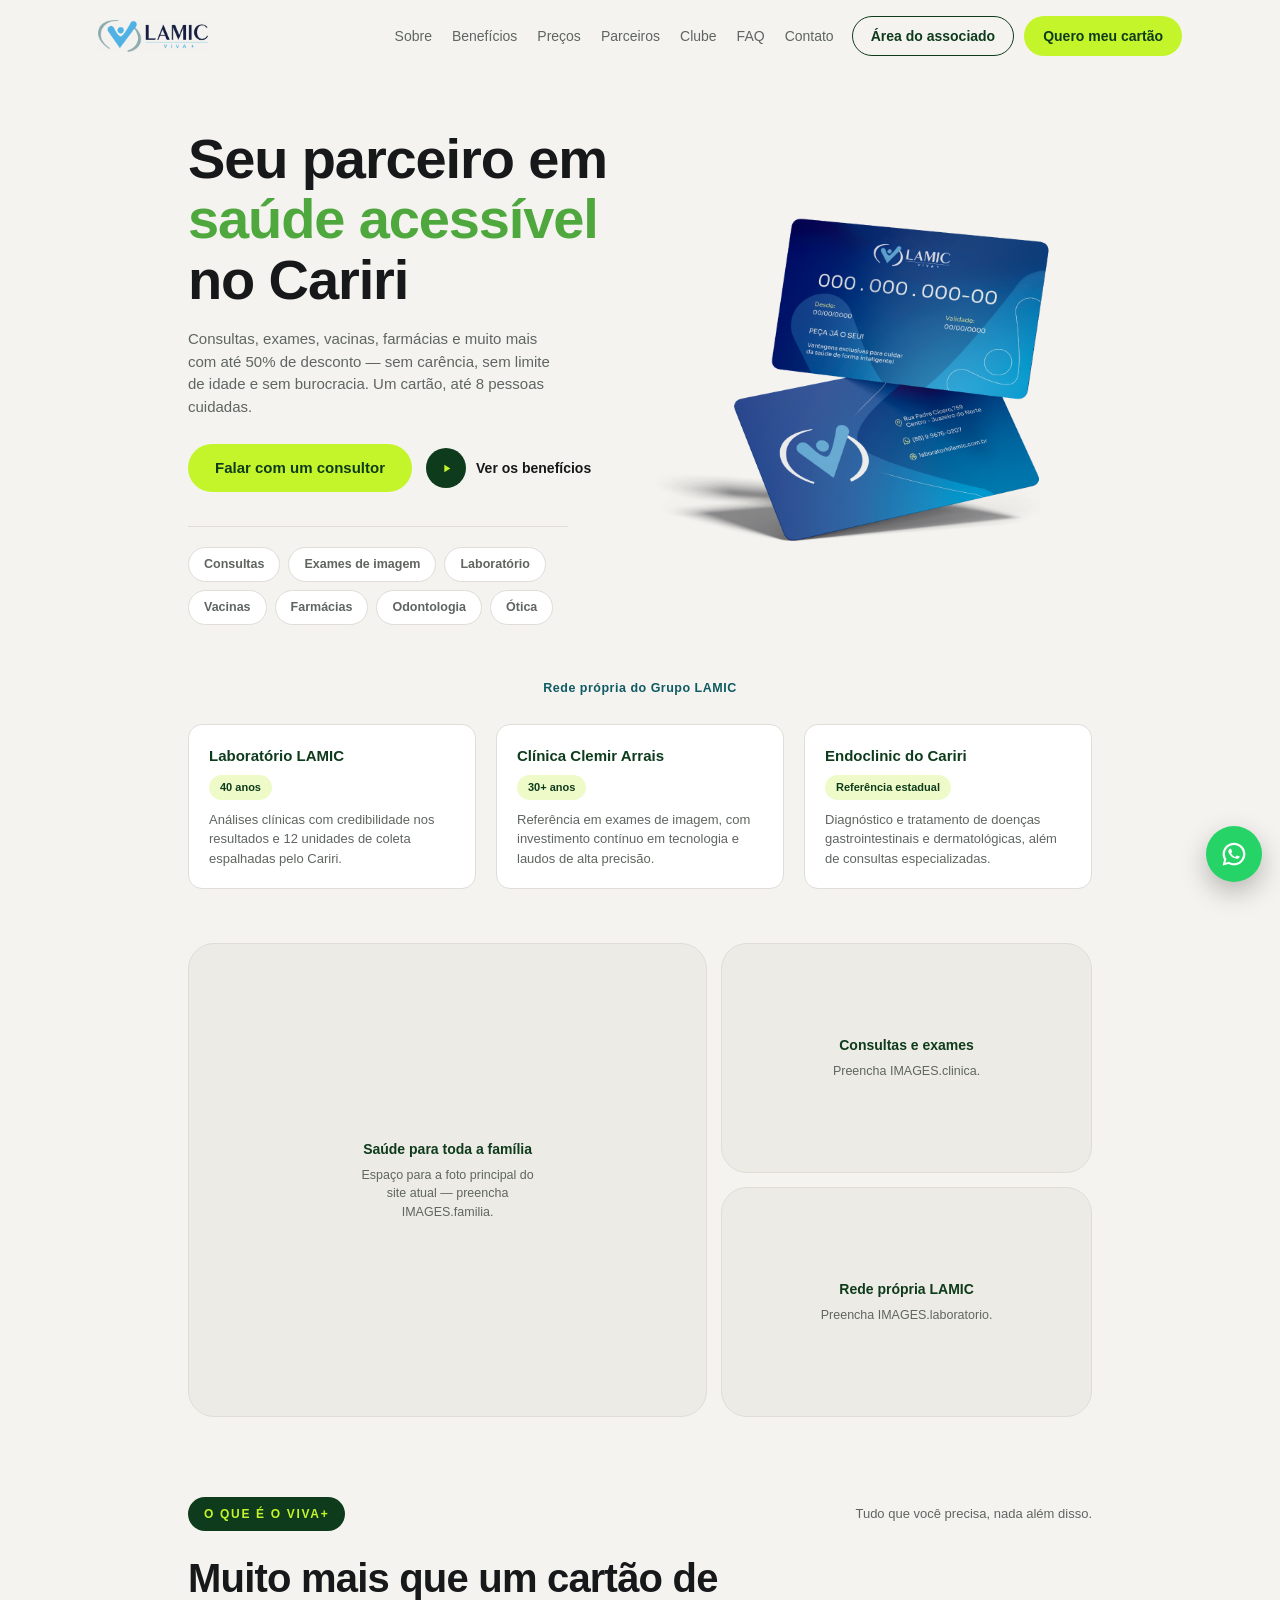
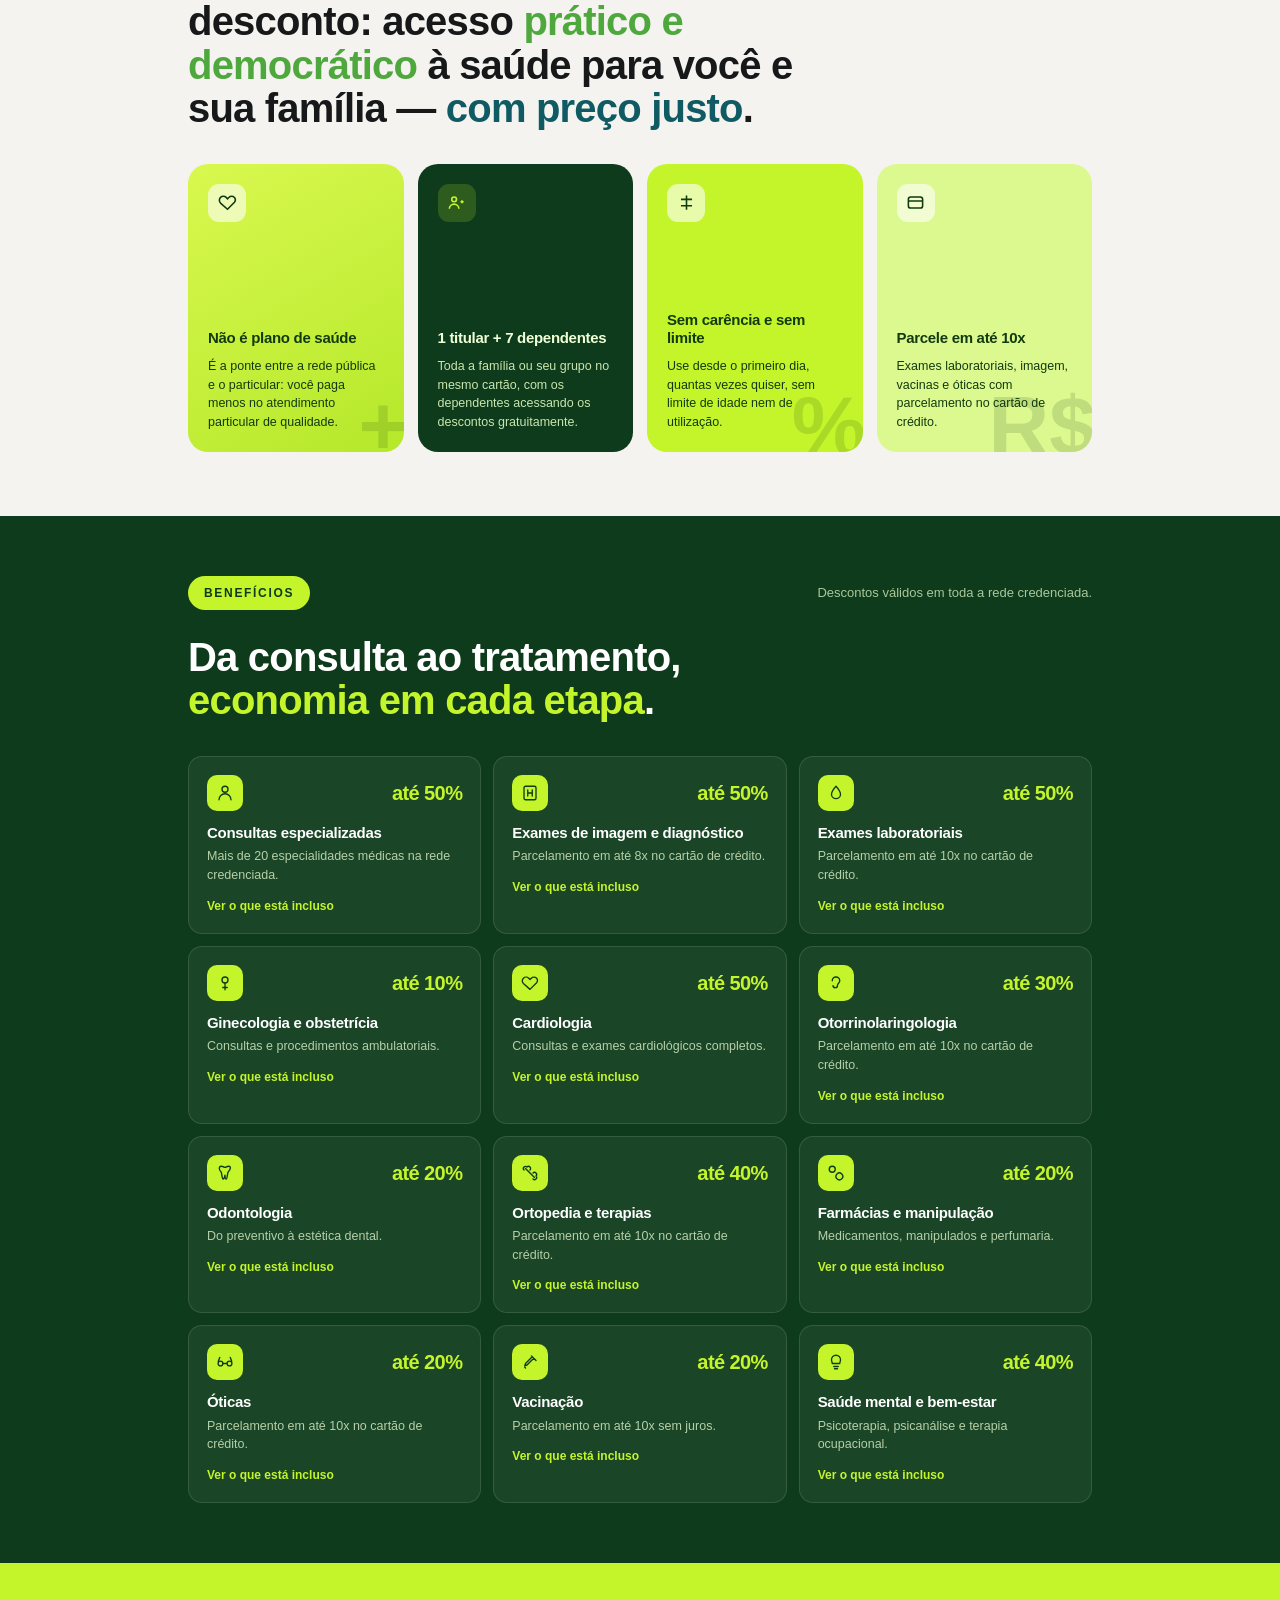
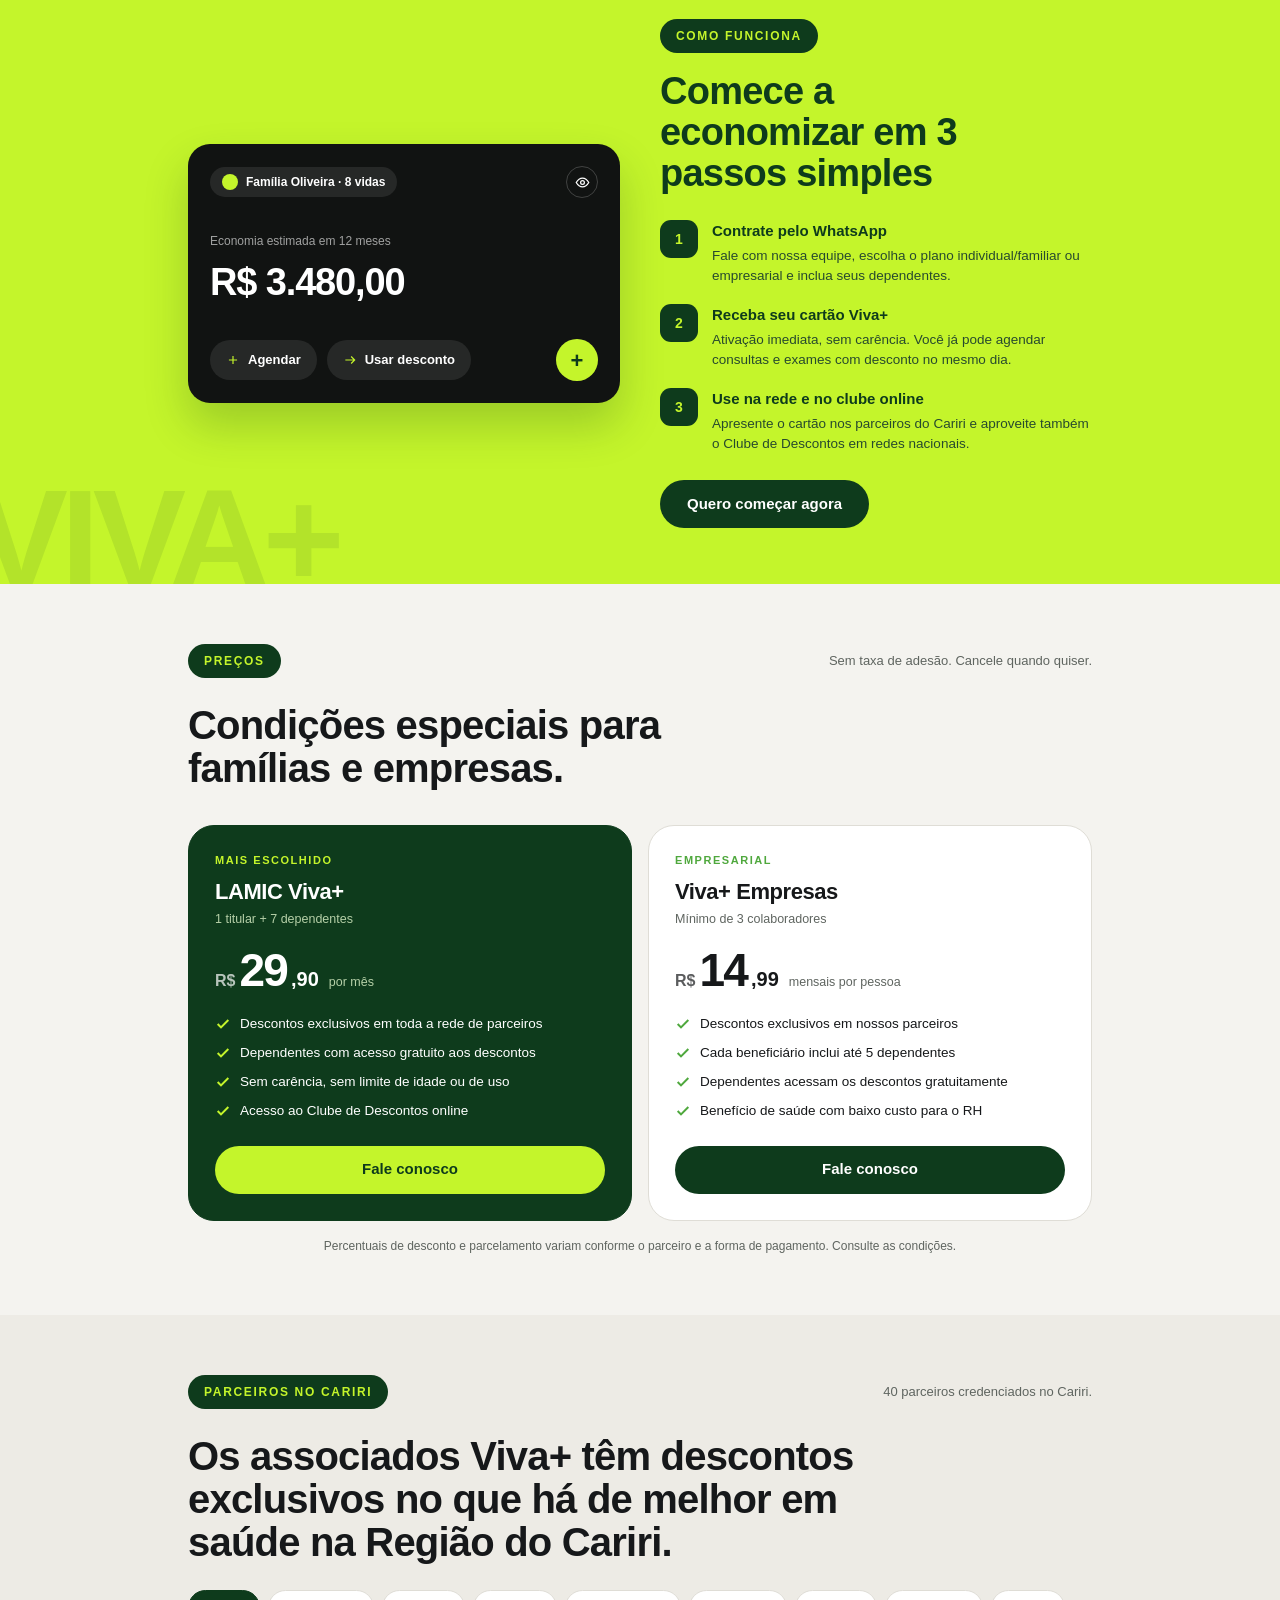
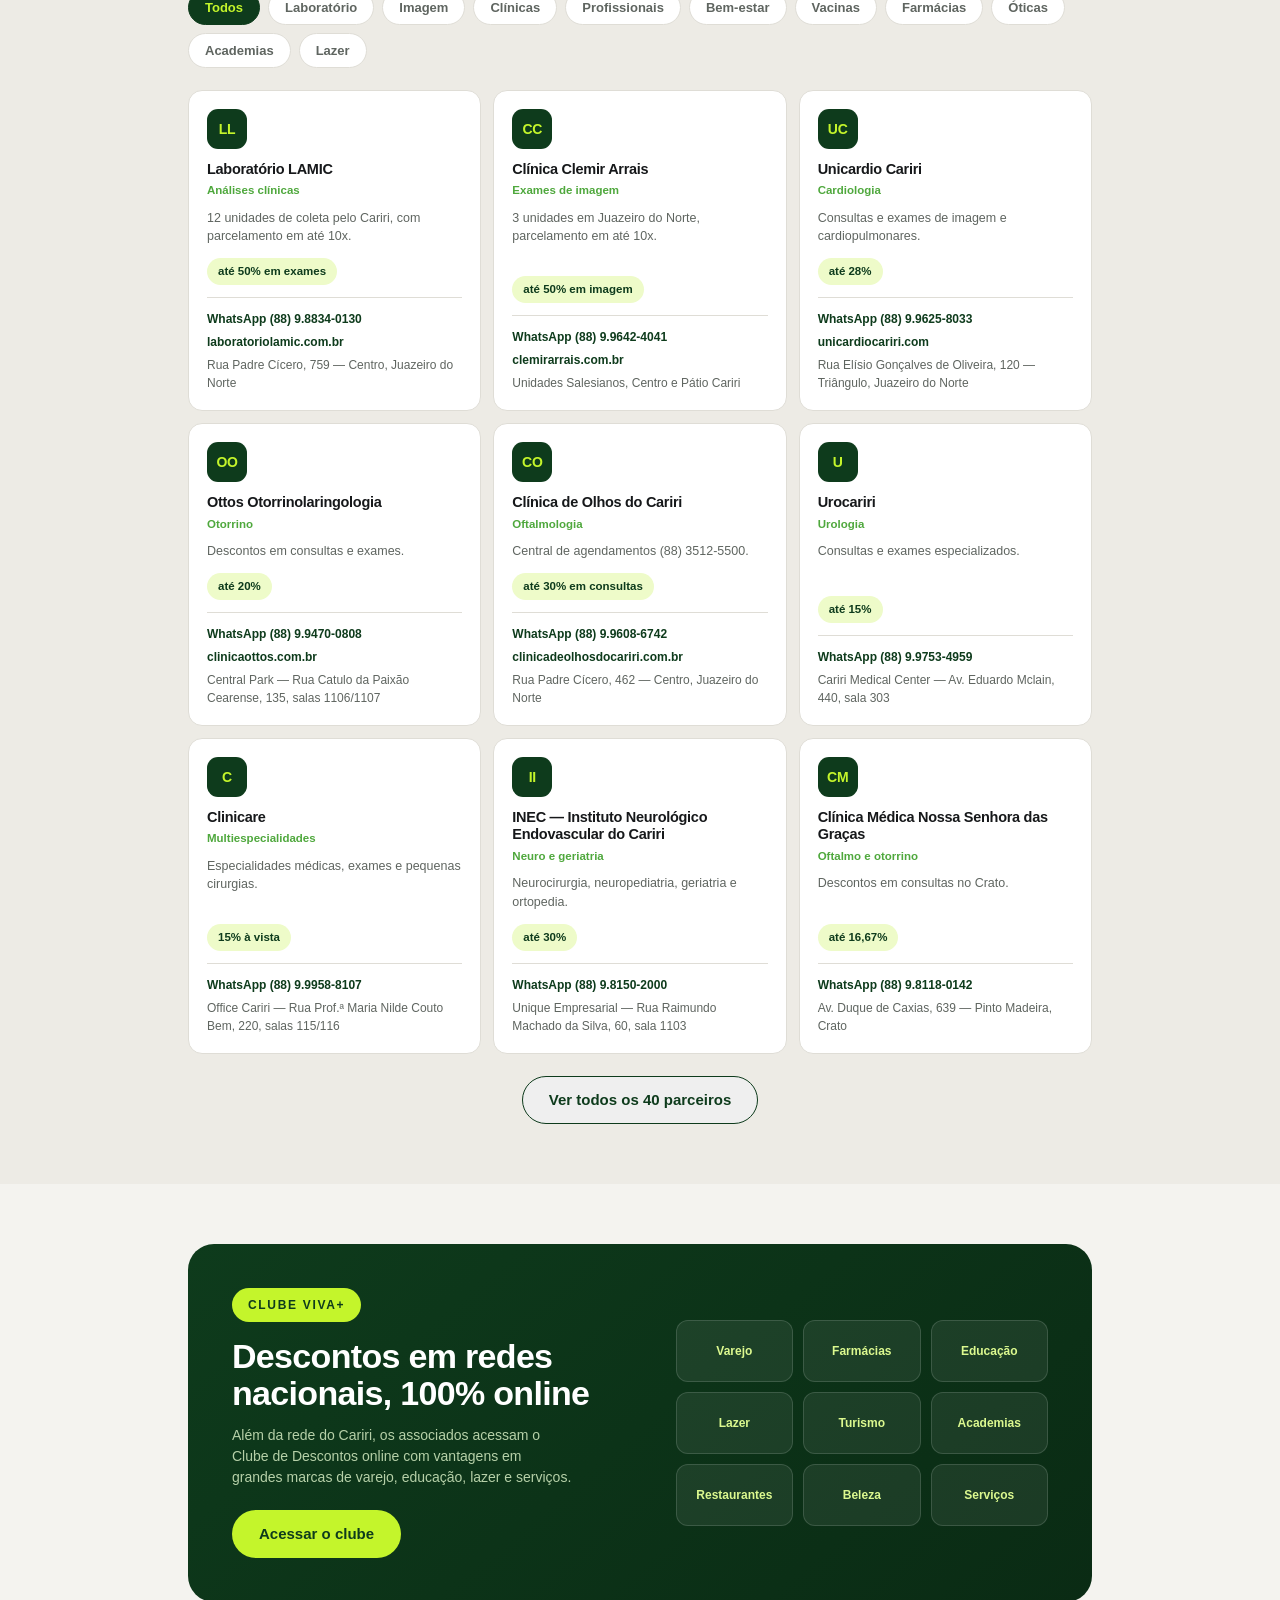
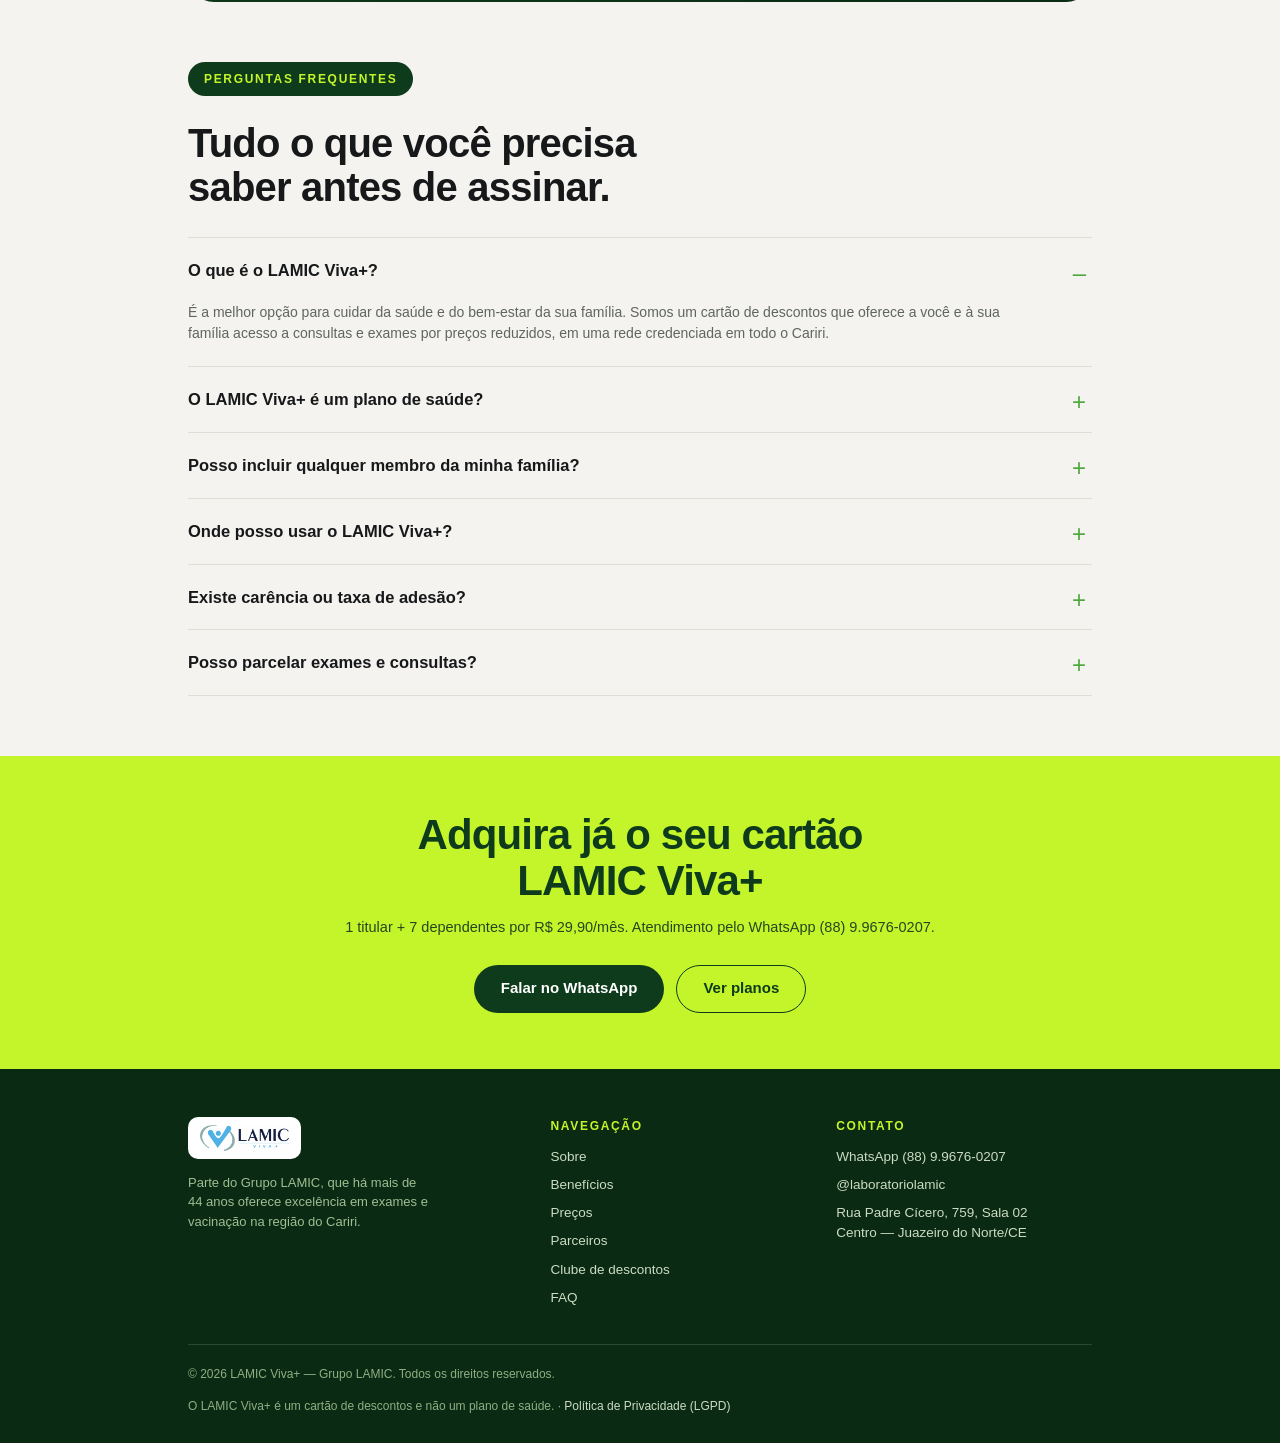
<file: index.html>
<!DOCTYPE html>
<html lang="pt-BR">
<head>
<meta charset="utf-8">
<meta name="viewport" content="width=device-width, initial-scale=1">
<title>LAMIC Viva+ — Seu parceiro em saúde acessível no Cariri</title>
<meta name="description" content="O LAMIC Viva+ é um cartão de descontos em saúde: consultas, exames, vacinas, farmácias e mais, com até 50% de desconto. R$ 29,90/mês para 1 titular + 7 dependentes.">
<meta name="keywords" content="cartão de desconto em saúde, LAMIC Viva+, Cariri, Juazeiro do Norte, plano de desconto, exames com desconto, consultas com desconto">
<meta name="author" content="Grupo LAMIC">
<meta name="theme-color" content="#0E3B1C">
<link rel="canonical" href="https://SEU-DOMINIO.vercel.app/">

<!-- Favicons / PWA -->
<link rel="icon" href="/img/favicon.svg" type="image/svg+xml">
<link rel="mask-icon" href="/img/favicon.svg" color="#0E3B1C">
<link rel="manifest" href="/site.webmanifest">

<!-- Open Graph / Facebook / WhatsApp -->
<meta property="og:type" content="website">
<meta property="og:locale" content="pt_BR">
<meta property="og:site_name" content="LAMIC Viva+">
<meta property="og:title" content="LAMIC Viva+ — Seu parceiro em saúde acessível no Cariri">
<meta property="og:description" content="Consultas, exames, vacinas, farmácias e mais com até 50% de desconto. R$ 29,90/mês para 1 titular + 7 dependentes.">
<meta property="og:url" content="https://SEU-DOMINIO.vercel.app/">
<meta property="og:image" content="https://SEU-DOMINIO.vercel.app/img/og-image.svg">
<meta property="og:image:width" content="1200">
<meta property="og:image:height" content="630">

<!-- Twitter Card -->
<meta name="twitter:card" content="summary_large_image">
<meta name="twitter:title" content="LAMIC Viva+ — Seu parceiro em saúde acessível no Cariri">
<meta name="twitter:description" content="Consultas, exames, vacinas, farmácias e mais com até 50% de desconto. R$ 29,90/mês para 1 titular + 7 dependentes.">
<meta name="twitter:image" content="https://SEU-DOMINIO.vercel.app/img/og-image.svg">

<link rel="stylesheet" href="/css/style.css">

<!-- Dados estruturados (SEO local/produto) -->
<script type="application/ld+json">
{
  "@context": "https://schema.org",
  "@type": "Product",
  "name": "LAMIC Viva+",
  "description": "Cartão de descontos em saúde com até 50% de desconto em consultas, exames, vacinas e farmácias no Cariri.",
  "brand": { "@type": "Organization", "name": "Grupo LAMIC" },
  "offers": {
    "@type": "Offer",
    "price": "29.90",
    "priceCurrency": "BRL",
    "url": "https://SEU-DOMINIO.vercel.app/#precos"
  }
}
</script>
<script type="application/ld+json">
{
  "@context": "https://schema.org",
  "@type": "LocalBusiness",
  "name": "LAMIC Viva+",
  "image": "https://SEU-DOMINIO.vercel.app/img/og-image.svg",
  "telephone": "+5588996760207",
  "address": {
    "@type": "PostalAddress",
    "streetAddress": "Rua Padre Cícero, 759, Sala 02",
    "addressLocality": "Juazeiro do Norte",
    "addressRegion": "CE",
    "addressCountry": "BR"
  },
  "url": "https://SEU-DOMINIO.vercel.app/"
}
</script>
</head>
<body>
<div class="shell">

<header id="hdr">
  <nav class="nav">
    <a class="brand" href="#top"><img class="brand-logo" src="/img/logo-lamic.png" alt="LAMIC Viva+"></a>
    <div class="nav-links">
      <a href="#sobre">Sobre</a>
      <a href="#beneficios">Benefícios</a>
      <a href="#precos">Preços</a>
      <a href="#parceiros">Parceiros</a>
      <a href="#clube">Clube</a>
      <a href="#faq">FAQ</a>
      <a href="#contato">Contato</a>
    </div>
    <div class="nav-cta">
      <a class="btn btn-ghost btn-sm" href="https://www.clube.lamicvivamais.com.br/" target="_blank" rel="noopener">Área do associado</a>
      <a class="btn btn-primary btn-sm" href="https://api.whatsapp.com/send?phone=5588996760207" target="_blank" rel="noopener">Quero meu cartão</a>
    </div>
    <button class="burger" id="burger" aria-label="Abrir menu" aria-expanded="false"><span></span></button>
  </nav>
  <div class="mobile-menu" id="mobileMenu">
    <a href="#sobre">Sobre</a><a href="#beneficios">Benefícios</a><a href="#precos">Preços</a>
    <a href="#parceiros">Parceiros</a><a href="#clube">Clube de descontos</a><a href="#faq">FAQ</a><a href="#contato">Contato</a>
    <a class="btn btn-primary" style="margin-top:14px" href="https://api.whatsapp.com/send?phone=5588996760207">Quero meu cartão</a>
  </div>
</header>

<main id="top">

  <!-- HERO -->
  <div class="wrap">
    <section class="hero">
      <div class="copy">
        <h1>Seu parceiro em <span class="hl">saúde acessível</span> no Cariri</h1>
        <p class="sub">Consultas, exames, vacinas, farmácias e muito mais com até 50% de desconto — sem carência, sem limite de idade e sem burocracia. Um cartão, até 8 pessoas cuidadas.</p>
        <div class="hero-actions">
          <a class="btn btn-primary" href="https://api.whatsapp.com/send?phone=5588996760207" target="_blank" rel="noopener">Falar com um consultor</a>
          <a class="play" href="#beneficios">
            <i><svg viewBox="0 0 24 24" fill="#C4F52B"><path d="M8 5v14l11-7z"/></svg></i>
            Ver os benefícios
          </a>
        </div>
        <div class="pill-rule">
          <span class="pill">Consultas</span><span class="pill">Exames de imagem</span><span class="pill">Laboratório</span>
          <span class="pill">Vacinas</span><span class="pill">Farmácias</span><span class="pill">Odontologia</span><span class="pill">Ótica</span>
        </div>
      </div>

      <div class="art" aria-hidden="true">
        <div class="ring"></div><div class="glow"></div>

        <div class="card card-green">
          <div class="row">
            <span class="card-brand">LAMIC VIVA+</span>
            <svg viewBox="0 0 24 24" width="20" height="20" fill="none" stroke="#123A0F" stroke-width="2"><path d="M4 8a12 12 0 0 1 16 0"/><path d="M7 12a8 8 0 0 1 10 0"/><path d="M10 16a4 4 0 0 1 4 0"/></svg>
          </div>
          <div class="num">•••• •••• •••• 2949</div>
          <div class="row" style="margin-top:14px;align-items:flex-end">
            <div><span class="lbl">Titular</span><br><span class="val">MARIA S. OLIVEIRA</span></div>
            <div style="text-align:right"><span class="lbl">Válido até</span><br><span class="val">03/29</span></div>
          </div>
        </div>

        <div class="card card-teal">
          <div class="row"><span class="chip"></span><span class="card-brand" style="color:#DCF98F">DEPENDENTE</span></div>
          <div class="num">•••• •••• •••• 3181</div>
          <div class="row" style="margin-top:12px;align-items:flex-end">
            <div><span class="lbl">Dependente</span><br><span class="val">JOÃO P. OLIVEIRA</span></div>
            <div style="text-align:right"><span class="lbl">Grátis</span><br><span class="val">R$ 0,00</span></div>
          </div>
        </div>

        <div class="stats">
          <h5>Economia da família</h5>
          <div class="bars"><i style="height:38%"></i><i style="height:56%"></i><i style="height:44%"></i><i style="height:72%"></i><i style="height:60%"></i><i style="height:88%"></i><i style="height:100%"></i></div>
          <div class="legend"><span>Exames<b>-50%</b></span><span>Consultas<b>-30%</b></span></div>
        </div>

        <div class="tag-float">
          <svg viewBox="0 0 24 24" width="14" height="14" fill="none" stroke="#0E3B1C" stroke-width="2"><path d="M20 12a8 8 0 1 1-8-8"/><path d="M12 8v4l3 2"/></svg>
          Sem carência
        </div>
        <div class="badge-float">44<br>anos</div>
      </div>
    </section>

    <!-- GRUPO LAMIC -->
    <section class="partners-strip" id="sobre">
      <p class="cap">Rede própria do Grupo LAMIC</p>
      <div class="logo-row">
        <div class="logo-card">
          <div class="name">Laboratório LAMIC</div>
          <span class="yrs">40 anos</span>
          <p>Análises clínicas com credibilidade nos resultados e 12 unidades de coleta espalhadas pelo Cariri.</p>
        </div>
        <div class="logo-card">
          <div class="name">Clínica Clemir Arrais</div>
          <span class="yrs">30+ anos</span>
          <p>Referência em exames de imagem, com investimento contínuo em tecnologia e laudos de alta precisão.</p>
        </div>
        <div class="logo-card">
          <div class="name">Endoclinic do Cariri</div>
          <span class="yrs">Referência estadual</span>
          <p>Diagnóstico e tratamento de doenças gastrointestinais e dermatológicas, além de consultas especializadas.</p>
        </div>
      </div>
    </section>

    <!-- PHOTO BAND -->
    <section class="photo-band">
      <div class="ph" id="phMain"></div>
      <div class="ph-stack">
        <div class="ph" id="phA"></div>
        <div class="ph" id="phB"></div>
      </div>
    </section>

    <!-- FEATURES -->
    <section class="features">
      <div class="sec-head">
        <span class="eyebrow">O que é o Viva+</span>
        <span class="note">Tudo que você precisa, nada além disso.</span>
      </div>
      <h2 class="display wide">Muito mais que um cartão de desconto: acesso <span class="hl">prático e democrático</span> à saúde para você e sua família — <span class="hl-teal">com preço justo</span>.</h2>
      <div class="feat-grid">
        <div class="feat feat-a">
          <div class="ico"><svg viewBox="0 0 24 24" fill="none" stroke="#123A0F" stroke-width="2"><path d="M20.8 5.6a5 5 0 0 0-7.1 0L12 7.3l-1.7-1.7a5 5 0 1 0-7.1 7.1L12 20.5l8.8-8.8a5 5 0 0 0 0-6.1z"/></svg></div>
          <div><h4>Não é plano de saúde</h4><p>É a ponte entre a rede pública e o particular: você paga menos no atendimento particular de qualidade.</p></div>
          <span class="ghost">+</span>
        </div>
        <div class="feat feat-b">
          <div class="ico"><svg viewBox="0 0 24 24" fill="none" stroke="#C4F52B" stroke-width="2"><circle cx="9" cy="8" r="3"/><path d="M3 20a6 6 0 0 1 12 0"/><path d="M17 11h4M19 9v4"/></svg></div>
          <div><h4>1 titular + 7 dependentes</h4><p>Toda a família ou seu grupo no mesmo cartão, com os dependentes acessando os descontos gratuitamente.</p></div>
        </div>
        <div class="feat feat-c">
          <div class="ico"><svg viewBox="0 0 24 24" fill="none" stroke="#123A0F" stroke-width="2"><path d="M12 3v18M5 8h14M5 16h14"/></svg></div>
          <div><h4>Sem carência e sem limite</h4><p>Use desde o primeiro dia, quantas vezes quiser, sem limite de idade nem de utilização.</p></div>
          <span class="ghost">%</span>
        </div>
        <div class="feat feat-d">
          <div class="ico"><svg viewBox="0 0 24 24" fill="none" stroke="#123A0F" stroke-width="2"><rect x="3" y="5" width="18" height="14" rx="3"/><path d="M3 10h18"/></svg></div>
          <div><h4>Parcele em até 10x</h4><p>Exames laboratoriais, imagem, vacinas e óticas com parcelamento no cartão de crédito.</p></div>
          <span class="ghost">R$</span>
        </div>
      </div>
    </section>
  </div>

  <!-- BENEFITS -->
  <section class="benefits" id="beneficios">
    <div class="wrap">
      <div class="sec-head">
        <span class="eyebrow light">Benefícios</span>
        <span class="note">Descontos válidos em toda a rede credenciada.</span>
      </div>
      <h2 class="display">Da consulta ao tratamento, <span style="color:var(--lime)">economia em cada etapa</span>.</h2>
      <div class="ben-grid" id="benGrid"></div>
    </div>
  </section>

  <!-- STEPS -->
  <section class="steps">
    <span class="ghost-word">VIVA+</span>
    <div class="wrap steps-inner">
      <div class="balance">
        <div class="head">
          <span class="who"><i></i> Família Oliveira · 8 vidas</span>
          <span class="eye"><svg viewBox="0 0 24 24" fill="none" stroke="#fff" stroke-width="2"><path d="M2 12s4-7 10-7 10 7 10 7-4 7-10 7S2 12 2 12z"/><circle cx="12" cy="12" r="3"/></svg></span>
        </div>
        <p class="cap">Economia estimada em 12 meses</p>
        <div class="big">R$ 3.480,00</div>
        <div class="acts">
          <span class="act"><svg viewBox="0 0 24 24" width="14" height="14" fill="none" stroke="#C4F52B" stroke-width="2"><path d="M12 5v14M5 12h14"/></svg> Agendar</span>
          <span class="act"><svg viewBox="0 0 24 24" width="14" height="14" fill="none" stroke="#C4F52B" stroke-width="2"><path d="M4 12h16M14 6l6 6-6 6"/></svg> Usar desconto</span>
          <span class="plus">+</span>
        </div>
      </div>
      <div>
        <span class="eyebrow">Como funciona</span>
        <h2 style="margin-top:18px">Comece a economizar em 3 passos simples</h2>
        <div class="step-list">
          <div class="step"><span class="n">1</span><div><b>Contrate pelo WhatsApp</b><p>Fale com nossa equipe, escolha o plano individual/familiar ou empresarial e inclua seus dependentes.</p></div></div>
          <div class="step"><span class="n">2</span><div><b>Receba seu cartão Viva+</b><p>Ativação imediata, sem carência. Você já pode agendar consultas e exames com desconto no mesmo dia.</p></div></div>
          <div class="step"><span class="n">3</span><div><b>Use na rede e no clube online</b><p>Apresente o cartão nos parceiros do Cariri e aproveite também o Clube de Descontos em redes nacionais.</p></div></div>
        </div>
        <a class="btn btn-dark" style="margin-top:26px" href="https://api.whatsapp.com/send?phone=5588996760207" target="_blank" rel="noopener">Quero começar agora</a>
      </div>
    </div>
  </section>

  <!-- PRICING -->
  <div class="wrap">
    <section class="pricing" id="precos">
      <div class="sec-head">
        <span class="eyebrow">Preços</span>
        <span class="note">Sem taxa de adesão. Cancele quando quiser.</span>
      </div>
      <h2 class="display">Condições especiais para famílias e empresas.</h2>
      <div class="price-grid">
        <div class="plan feature">
          <span class="tag">Mais escolhido</span>
          <h3>LAMIC Viva+</h3>
          <p class="who">1 titular + 7 dependentes</p>
          <div class="amount"><span class="cur">R$</span><span class="int">29</span><span class="cents">,90</span><span class="per">por mês</span></div>
          <ul>
            <li><svg viewBox="0 0 24 24" fill="none" stroke="#C4F52B" stroke-width="3"><path d="M4 12l5 5L20 6"/></svg> Descontos exclusivos em toda a rede de parceiros</li>
            <li><svg viewBox="0 0 24 24" fill="none" stroke="#C4F52B" stroke-width="3"><path d="M4 12l5 5L20 6"/></svg> Dependentes com acesso gratuito aos descontos</li>
            <li><svg viewBox="0 0 24 24" fill="none" stroke="#C4F52B" stroke-width="3"><path d="M4 12l5 5L20 6"/></svg> Sem carência, sem limite de idade ou de uso</li>
            <li><svg viewBox="0 0 24 24" fill="none" stroke="#C4F52B" stroke-width="3"><path d="M4 12l5 5L20 6"/></svg> Acesso ao Clube de Descontos online</li>
          </ul>
          <a class="btn btn-primary cta" href="https://api.whatsapp.com/send?phone=5588996760207" target="_blank" rel="noopener">Fale conosco</a>
        </div>
        <div class="plan">
          <span class="tag">Empresarial</span>
          <h3>Viva+ Empresas</h3>
          <p class="who">Mínimo de 3 colaboradores</p>
          <div class="amount"><span class="cur">R$</span><span class="int">14</span><span class="cents">,99</span><span class="per">mensais por pessoa</span></div>
          <ul>
            <li><svg viewBox="0 0 24 24" fill="none" stroke="#4FA83D" stroke-width="3"><path d="M4 12l5 5L20 6"/></svg> Descontos exclusivos em nossos parceiros</li>
            <li><svg viewBox="0 0 24 24" fill="none" stroke="#4FA83D" stroke-width="3"><path d="M4 12l5 5L20 6"/></svg> Cada beneficiário inclui até 5 dependentes</li>
            <li><svg viewBox="0 0 24 24" fill="none" stroke="#4FA83D" stroke-width="3"><path d="M4 12l5 5L20 6"/></svg> Dependentes acessam os descontos gratuitamente</li>
            <li><svg viewBox="0 0 24 24" fill="none" stroke="#4FA83D" stroke-width="3"><path d="M4 12l5 5L20 6"/></svg> Benefício de saúde com baixo custo para o RH</li>
          </ul>
          <a class="btn btn-dark cta" href="https://api.whatsapp.com/send?phone=5588996760207" target="_blank" rel="noopener">Fale conosco</a>
        </div>
      </div>
      <p class="price-note">Percentuais de desconto e parcelamento variam conforme o parceiro e a forma de pagamento. Consulte as condições.</p>
    </section>
  </div>

  <!-- NETWORK -->
  <section class="network" id="parceiros">
    <div class="wrap">
      <div class="sec-head">
        <span class="eyebrow">Parceiros no Cariri</span>
        <span class="note" id="netCount"></span>
      </div>
      <h2 class="display wide">Os associados Viva+ têm descontos exclusivos no que há de melhor em saúde na Região do Cariri.</h2>
      <div class="filters" id="filters"></div>
      <div class="net-grid" id="netGrid"></div>
      <div class="more-wrap"><button class="btn btn-ghost" id="moreBtn">Ver todos os parceiros</button></div>
    </div>
  </section>

  <!-- CLUB -->
  <div class="wrap">
    <section class="club" id="clube">
      <div class="club-card">
        <div>
          <span class="eyebrow light">Clube Viva+</span>
          <h2 style="margin-top:16px">Descontos em redes nacionais, 100% online</h2>
          <p>Além da rede do Cariri, os associados acessam o Clube de Descontos online com vantagens em grandes marcas de varejo, educação, lazer e serviços.</p>
          <a class="btn btn-primary" style="margin-top:22px" href="https://www.clube.lamicvivamais.com.br/" target="_blank" rel="noopener">Acessar o clube</a>
        </div>
        <div class="club-grid">
          <div>Varejo</div><div>Farmácias</div><div>Educação</div>
          <div>Lazer</div><div>Turismo</div><div>Academias</div>
          <div>Restaurantes</div><div>Beleza</div><div>Serviços</div>
        </div>
      </div>
    </section>

    <!-- FAQ -->
    <section class="faq" id="faq">
      <span class="eyebrow">Perguntas frequentes</span>
      <h2 class="display">Tudo o que você precisa saber antes de assinar.</h2>
      <div class="faq-list">
        <details open><summary>O que é o LAMIC Viva+?</summary><div class="ans">É a melhor opção para cuidar da saúde e do bem-estar da sua família. Somos um cartão de descontos que oferece a você e à sua família acesso a consultas e exames por preços reduzidos, em uma rede credenciada em todo o Cariri.</div></details>
        <details><summary>O LAMIC Viva+ é um plano de saúde?</summary><div class="ans">Não. O Viva+ é uma alternativa entre a rede pública e o atendimento particular para quem não pode pagar altas mensalidades de plano de saúde. Não possui carência, limite de idade nem limite de utilização, e pode incluir até 7 dependentes.</div></details>
        <details><summary>Posso incluir qualquer membro da minha família?</summary><div class="ans">Sim. Você pode incluir até 7 dependentes da sua família ou grupo, e eles acessam todos os descontos gratuitamente.</div></details>
        <details><summary>Onde posso usar o LAMIC Viva+?</summary><div class="ans">Em todas as empresas parceiras do LAMIC Viva+ — laboratórios, clínicas, consultórios, farmácias, óticas, academias e mais — além do Clube de Descontos online com redes nacionais.</div></details>
        <details><summary>Existe carência ou taxa de adesão?</summary><div class="ans">Não há carência: o cartão pode ser utilizado assim que ativado. Consulte nossa equipe pelo WhatsApp para as condições comerciais vigentes.</div></details>
        <details><summary>Posso parcelar exames e consultas?</summary><div class="ans">Sim. Vários parceiros oferecem parcelamento em até 10x no cartão de crédito — inclusive exames laboratoriais, exames de imagem, vacinas e óticas. As condições variam por parceiro.</div></details>
      </div>
    </section>
  </div>

  <!-- FINAL CTA -->
  <section class="final" id="contato">
    <div class="wrap">
      <h2>Adquira já o seu cartão LAMIC Viva+</h2>
      <p>1 titular + 7 dependentes por R$ 29,90/mês. Atendimento pelo WhatsApp (88) 9.9676-0207.</p>
      <div class="btns">
        <a class="btn btn-dark" href="https://api.whatsapp.com/send?phone=5588996760207" target="_blank" rel="noopener">Falar no WhatsApp</a>
        <a class="btn btn-ghost" href="#precos">Ver planos</a>
      </div>
    </div>
  </section>
</main>

<footer>
  <div class="wrap">
    <div class="f-top">
      <div>
        <a class="brand" href="#top"><span class="brand-logo-wrap"><img class="brand-logo" src="/img/logo-lamic.png" alt="LAMIC Viva+"></span></a>
        <p>Parte do Grupo LAMIC, que há mais de 44 anos oferece excelência em exames e vacinação na região do Cariri.</p>
      </div>
      <div>
        <h5>Navegação</h5>
        <ul>
          <li><a href="#sobre">Sobre</a></li><li><a href="#beneficios">Benefícios</a></li>
          <li><a href="#precos">Preços</a></li><li><a href="#parceiros">Parceiros</a></li>
          <li><a href="https://www.clube.lamicvivamais.com.br/" target="_blank" rel="noopener">Clube de descontos</a></li>
          <li><a href="#faq">FAQ</a></li>
        </ul>
      </div>
      <div>
        <h5>Contato</h5>
        <ul>
          <li><a href="https://api.whatsapp.com/send?phone=5588996760207" target="_blank" rel="noopener">WhatsApp (88) 9.9676-0207</a></li>
          <li><a href="https://instagram.com/laboratoriolamic" target="_blank" rel="noopener">@laboratoriolamic</a></li>
          <li>Rua Padre Cícero, 759, Sala 02<br>Centro — Juazeiro do Norte/CE</li>
        </ul>
      </div>
    </div>
    <div class="f-bot">
      <span>© <span id="yr"></span> LAMIC Viva+ — Grupo LAMIC. Todos os direitos reservados.</span>
      <span>O LAMIC Viva+ é um cartão de descontos e não um plano de saúde. · <a href="https://lcesaude.com.br/privacy-policy/" target="_blank" rel="noopener" style="color:#CBDCC2">Política de Privacidade (LGPD)</a></span>
    </div>
  </div>
</footer>
</div>

<a class="wa" href="https://api.whatsapp.com/send?phone=5588996760207" target="_blank" rel="noopener" aria-label="Falar no WhatsApp">
  <svg viewBox="0 0 32 32" fill="#fff"><path d="M16 3C8.8 3 3 8.8 3 16c0 2.3.6 4.4 1.7 6.3L3 29l6.9-1.7c1.8 1 3.9 1.6 6.1 1.6 7.2 0 13-5.8 13-13S23.2 3 16 3zm0 23.6c-1.9 0-3.7-.5-5.3-1.5l-.4-.2-4.1 1 1.1-4-.2-.4c-1-1.6-1.5-3.5-1.5-5.5C5.6 10.2 10.2 5.6 16 5.6S26.4 10.2 26.4 16 21.8 26.6 16 26.6zm5.9-7.8c-.3-.2-2-1-2.3-1.1-.3-.1-.5-.2-.7.2-.2.3-.8 1-1 1.2-.2.2-.4.2-.7.1-.3-.2-1.4-.5-2.6-1.6-.9-.9-1.5-1.9-1.7-2.2-.2-.3 0-.5.1-.7.2-.2.4-.5.6-.7.1-.2.2-.4.3-.6.1-.2 0-.4-.1-.6-.1-.2-.7-1.7-.9-2.3-.2-.5-.5-.5-.7-.5h-.6c-.2 0-.6.1-.9.4-.3.3-1.1 1.1-1.1 2.6s1.1 3 1.3 3.2c.2.2 2.1 3.3 5.2 4.5 2.6 1 3.2.8 3.8.8.6-.1 1.9-.8 2.2-1.5.3-.8.3-1.4.2-1.6-.1-.1-.3-.2-.6-.4z"/></svg>
</a>

<script src="/js/main.js"></script>
</body>
</html>
</file>
<file: css/style.css>
:root{
  --canvas:#F4F3EF;
  --surface:#FFFFFF;
  --soft:#EDEBE5;
  --ink:#16181A;
  --ink-2:#5F6560;
  --line:#DFDDD6;
  --lime:#C4F52B;
  --lime-2:#D8FB6E;
  --lime-soft:#EEFBC9;
  --forest:#0E3B1C;
  --forest-2:#17542A;
  --green:#4FA83D;
  --teal:#0F5A63;
  --radius:14px;
  --radius-lg:26px;
  --gut:clamp(20px,4vw,48px);
}
*{box-sizing:border-box}
html{scroll-behavior:smooth;scrollbar-color:var(--forest) var(--canvas);scrollbar-width:thin}

/* ---------- SCROLLBAR (identidade visual) ---------- */
::-webkit-scrollbar{width:12px;height:12px}
::-webkit-scrollbar-track{background:var(--canvas)}
::-webkit-scrollbar-thumb{background:var(--forest);border-radius:999px;border:3px solid var(--canvas)}
::-webkit-scrollbar-thumb:hover{background:var(--lime);border-color:var(--forest)}
::-webkit-scrollbar-corner{background:var(--canvas)}

body{
  margin:0;background:var(--canvas);color:var(--ink);
  font-family:-apple-system,BlinkMacSystemFont,"Segoe UI",Roboto,Helvetica,Arial,sans-serif;
  font-size:16px;line-height:1.5;-webkit-font-smoothing:antialiased;
}
.shell{width:100%;background:var(--canvas)}
.wrap{max-width:1000px;margin:0 auto;padding:0 var(--gut)}
img,svg{display:block;max-width:100%}
a{color:inherit;text-decoration:none}
h1,h2,h3,h4{margin:0;letter-spacing:-.02em;line-height:1.08;font-weight:700}
p{margin:0}
.eyebrow{display:inline-flex;align-items:center;gap:8px;background:var(--forest);color:var(--lime);
  font-size:12px;font-weight:700;letter-spacing:.14em;text-transform:uppercase;padding:8px 16px;border-radius:999px}
.eyebrow.light{background:var(--lime);color:var(--forest)}
.muted{color:var(--ink-2)}
.hl{color:var(--green)}
.hl-teal{color:var(--teal)}
.btn{display:inline-flex;align-items:center;justify-content:center;gap:10px;min-height:48px;padding:0 26px;
  border-radius:999px;font-weight:700;font-size:15px;border:1px solid transparent;transition:.2s;cursor:pointer}
.btn-primary{background:var(--lime);color:var(--forest)}
.btn-primary:hover{background:var(--lime-2)}
.btn-dark{background:var(--forest);color:#fff}
.btn-dark:hover{background:var(--forest-2)}
.btn-ghost{border-color:var(--forest);color:var(--forest)}
.btn-ghost:hover{background:var(--forest);color:#fff}
.btn-sm{min-height:40px;padding:0 18px;font-size:14px}

/* ---------- NAV ---------- */
header{position:sticky;top:0;z-index:60;background:rgba(244,243,239,.92);backdrop-filter:blur(10px);border-bottom:1px solid transparent}
header.stuck{border-bottom-color:var(--line)}
.nav{display:flex;align-items:center;gap:18px;padding:16px var(--gut);max-width:1180px;margin:0 auto}
.brand{display:flex;align-items:center;gap:10px;font-weight:800;font-size:18px;letter-spacing:-.03em;color:var(--forest)}
.brand .mark{width:32px;height:32px;border-radius:9px;background:var(--forest);display:grid;place-items:center;color:var(--lime);font-size:17px;font-weight:800}
.brand-logo{height:32px;width:auto}
.brand-logo-wrap{display:inline-flex;align-items:center;background:#fff;border-radius:10px;padding:8px 12px}
.brand-logo-wrap .brand-logo{height:26px}
.nav-links{display:flex;gap:20px;margin-left:auto;font-size:14px;font-weight:500;color:var(--ink-2)}
.nav-links a:hover{color:var(--forest)}
.nav-cta{display:flex;gap:10px;align-items:center}
.burger{display:none;margin-left:auto;width:44px;height:44px;border:1px solid var(--line);border-radius:12px;background:#fff;align-items:center;justify-content:center}
.burger span{display:block;width:18px;height:2px;background:var(--forest);position:relative}
.burger span::before,.burger span::after{content:"";position:absolute;left:0;width:18px;height:2px;background:var(--forest)}
.burger span::before{top:-6px}.burger span::after{top:6px}
.mobile-menu{display:none;padding:0 var(--gut) 20px}
.mobile-menu.open{display:block}
.mobile-menu a{display:block;padding:12px 0;border-bottom:1px solid var(--line);font-weight:600}

/* ---------- HERO ---------- */
.hero{padding:56px 0 40px;display:grid;grid-template-columns:1fr 1.05fr;gap:40px;align-items:center}
.hero .copy{order:1}
.hero .art{order:2}
.hero h1{font-size:clamp(34px,5.1vw,56px)}
.hero .sub{margin-top:18px;max-width:44ch;font-size:15px;color:var(--ink-2)}
.hero-actions{display:flex;align-items:center;gap:14px;margin-top:26px;flex-wrap:wrap}
.play{display:flex;align-items:center;gap:10px;font-weight:600;font-size:14px}
.play i{width:40px;height:40px;border-radius:50%;background:var(--forest);display:grid;place-items:center}
.play i svg{width:13px;height:13px}
.pill-rule{margin-top:34px;border-top:1px solid var(--line);padding-top:20px;display:flex;flex-wrap:wrap;gap:8px;max-width:380px}
.pill{border:1px solid var(--line);background:#fff;border-radius:999px;padding:7px 15px;font-size:12.5px;font-weight:600;color:var(--ink-2)}

/* hero art */
.art{position:relative;aspect-ratio:1/.86}
.art .ring{position:absolute;inset:6% 2% 4% 8%;border:1px solid #CFE39B;border-radius:50%}
.art .glow{position:absolute;left:26%;top:22%;width:58%;height:58%;border-radius:50%;
  background:radial-gradient(circle at 50% 50%,rgba(196,245,43,.55),rgba(196,245,43,0) 70%);filter:blur(6px)}
.card{position:absolute;border-radius:18px;padding:16px 18px;box-shadow:0 18px 40px rgba(14,59,28,.18);color:#fff}
.card-green{width:58%;right:0;top:13%;background:linear-gradient(135deg,#B7EE2C,#8FD41F 60%,#69B717);color:#123A0F}
.card-teal{width:56%;left:0;top:54%;background:linear-gradient(135deg,#1D7F7A,#0F4C6B 70%,#0C3A57)}
.card .row{display:flex;justify-content:space-between;align-items:flex-start}
.card .num{font-family:ui-monospace,Menlo,Consolas,monospace;font-size:clamp(11px,1.5vw,15px);letter-spacing:.13em;margin-top:26px}
.card .lbl{font-size:8.5px;letter-spacing:.16em;text-transform:uppercase;opacity:.75;font-weight:700}
.card .val{font-size:11.5px;font-weight:700;letter-spacing:.02em}
.card-brand{font-size:12px;font-weight:800;letter-spacing:-.02em}
.chip{width:26px;height:19px;border-radius:4px;background:linear-gradient(135deg,#F2E7A8,#C8A93F);opacity:.9}
.stats{position:absolute;left:0;top:1%;width:40%;background:#fff;border-radius:14px;padding:12px 14px;box-shadow:0 14px 30px rgba(0,0,0,.10)}
.stats h5{margin:0 0 10px;font-size:11px;font-weight:700}
.bars{display:flex;align-items:flex-end;gap:4px;height:34px}
.bars i{flex:1;background:var(--green);border-radius:2px}
.stats .legend{display:flex;gap:12px;margin-top:8px;font-size:8.5px;color:var(--ink-2);font-weight:600}
.stats .legend b{display:block;color:var(--ink);font-size:11px}
.badge-float{position:absolute;right:7%;bottom:4%;background:var(--forest);color:var(--lime);border-radius:50%;
  width:56px;height:56px;display:grid;place-items:center;font-size:11px;font-weight:800;text-align:center;line-height:1.1;box-shadow:0 10px 24px rgba(0,0,0,.18)}
.tag-float{position:absolute;right:6%;bottom:30%;background:#fff;border-radius:999px;padding:8px 14px;font-size:12px;font-weight:700;
  color:var(--forest);display:flex;gap:8px;align-items:center;box-shadow:0 10px 22px rgba(0,0,0,.10)}

/* ---------- GROUP LOGOS ---------- */
.partners-strip{padding:14px 0 54px;text-align:center}
.partners-strip .cap{font-size:12.5px;font-weight:700;color:var(--teal);letter-spacing:.04em}
.logo-row{margin-top:26px;display:grid;grid-template-columns:repeat(3,1fr);gap:20px;text-align:left}
.logo-card{background:#fff;border:1px solid var(--line);border-radius:var(--radius);padding:20px}
.logo-card .name{font-size:15px;font-weight:800;color:var(--forest)}
.logo-card .yrs{display:inline-block;margin:8px 0 10px;background:var(--lime-soft);color:var(--forest);border-radius:999px;padding:4px 11px;font-size:11px;font-weight:800}
.logo-card p{font-size:13px;color:var(--ink-2)}

/* ---------- SECTION SHELL ---------- */
section{scroll-margin-top:80px}
.sec-head{display:flex;justify-content:space-between;align-items:center;gap:16px;flex-wrap:wrap}
.sec-head .note{font-size:13px;color:var(--ink-2)}
.display{margin-top:26px;font-size:clamp(25px,3.5vw,40px);max-width:23ch}
.display.wide{max-width:30ch}

/* ---------- FEATURES ---------- */
.features{padding:20px 0 64px}
.feat-grid{margin-top:34px;display:grid;grid-template-columns:repeat(4,1fr);gap:14px}
.feat{border-radius:20px;padding:20px;min-height:288px;gap:18px;display:flex;flex-direction:column;justify-content:space-between;position:relative;overflow:hidden}
.feat h4{font-size:15px;line-height:1.2}
.feat p{font-size:12.5px;margin-top:10px}
.feat .ghost{position:absolute;right:-4px;bottom:-16px;font-size:84px;font-weight:800;opacity:.14;line-height:1}
.feat-a{background:linear-gradient(150deg,#D9F84F,#B5E82A);color:#123A0F}
.feat-b{background:var(--forest);color:#EFFFD6}
.feat-b p{color:#C9E6AE}
.feat-c{background:#C4F52B;color:#123A0F}
.feat-d{background:#DCF98F;color:#123A0F}
.feat .ico{width:38px;height:38px;border-radius:11px;background:rgba(255,255,255,.6);display:grid;place-items:center}
.feat-b .ico{background:rgba(196,245,43,.18)}
.feat .ico svg{width:19px;height:19px}

/* ---------- BENEFITS ---------- */
.benefits{background:var(--forest);color:#fff;padding:60px 0}
.benefits .display{color:#fff}
.benefits .note{color:#A9C79A}
.ben-grid{margin-top:34px;display:grid;grid-template-columns:repeat(3,1fr);gap:12px}
.ben{background:rgba(255,255,255,.05);border:1px solid rgba(255,255,255,.12);border-radius:var(--radius);padding:18px}
.ben .top{display:flex;align-items:center;justify-content:space-between}
.ben .ico{width:36px;height:36px;border-radius:10px;background:var(--lime);display:grid;place-items:center}
.ben .ico svg{width:18px;height:18px}
.ben .off{font-size:20px;font-weight:800;color:var(--lime);letter-spacing:-.03em}
.ben h4{margin-top:14px;font-size:15px}
.ben p{margin-top:6px;font-size:12.5px;color:#B6D0A8}
.ben details{margin-top:12px}
.ben summary{cursor:pointer;font-size:12px;font-weight:700;color:var(--lime);list-style:none}
.ben summary::-webkit-details-marker{display:none}
.ben details ul{margin:10px 0 0;padding-left:16px;font-size:12px;color:#B6D0A8;columns:1}
.ben details li{margin-bottom:3px}

/* ---------- STEPS ---------- */
.steps{background:var(--lime);padding:56px 0;position:relative;overflow:hidden}
.steps .ghost-word{position:absolute;left:-2%;bottom:-4%;font-size:140px;font-weight:800;color:rgba(14,59,28,.09);letter-spacing:-.05em;line-height:1;pointer-events:none}
.steps-inner{position:relative;display:grid;grid-template-columns:1fr 1fr;gap:40px;align-items:center}
.balance{background:#111312;border-radius:22px;padding:22px;color:#fff;box-shadow:0 22px 44px rgba(14,59,28,.22)}
.balance .head{display:flex;justify-content:space-between;align-items:center}
.balance .who{display:flex;align-items:center;gap:8px;background:rgba(255,255,255,.09);border-radius:999px;padding:6px 12px;font-size:12px;font-weight:600}
.balance .who i{width:16px;height:16px;border-radius:50%;background:var(--lime)}
.balance .eye{width:32px;height:32px;border-radius:50%;border:1px solid rgba(255,255,255,.2);display:grid;place-items:center}
.balance .eye svg{width:15px;height:15px}
.balance .cap{margin-top:34px;font-size:12px;color:rgba(255,255,255,.6)}
.balance .big{font-size:clamp(28px,4vw,38px);font-weight:800;letter-spacing:-.03em;margin-top:4px}
.balance .acts{display:flex;gap:10px;align-items:center;margin-top:28px;flex-wrap:wrap}
.balance .act{display:flex;align-items:center;gap:8px;background:rgba(255,255,255,.09);border-radius:999px;padding:10px 16px;font-size:13px;font-weight:600}
.balance .plus{margin-left:auto;width:42px;height:42px;border-radius:50%;background:var(--lime);color:var(--forest);display:grid;place-items:center;font-size:22px;font-weight:700}
.steps h2{font-size:clamp(26px,3.6vw,38px);color:var(--forest);max-width:18ch}
.step-list{margin-top:26px;display:grid;gap:18px}
.step{display:flex;gap:14px}
.step .n{flex:none;width:38px;height:38px;border-radius:11px;background:var(--forest);color:var(--lime);display:grid;place-items:center;font-weight:800;font-size:14px}
.step b{display:block;font-size:15px;color:var(--forest)}
.step p{font-size:13.5px;color:#274A2E;margin-top:3px}

/* ---------- PRICING ---------- */
.pricing{padding:60px 0}
.price-grid{margin-top:34px;display:grid;grid-template-columns:1fr 1fr;gap:16px}
.plan{background:#fff;border:1px solid var(--line);border-radius:var(--radius-lg);padding:26px;display:flex;flex-direction:column}
.plan.feature{background:var(--forest);color:#fff;border-color:var(--forest)}
.plan .tag{font-size:11px;font-weight:800;letter-spacing:.14em;text-transform:uppercase;color:var(--green)}
.plan.feature .tag{color:var(--lime)}
.plan h3{margin-top:12px;font-size:22px}
.plan .who{font-size:12.5px;color:var(--ink-2);margin-top:6px}
.plan.feature .who{color:#B6D0A8}
.amount{margin-top:18px;display:flex;align-items:baseline;gap:4px}
.amount .cur{font-size:16px;font-weight:700;opacity:.7}
.amount .int{font-size:46px;font-weight:800;letter-spacing:-.04em;line-height:1}
.amount .cents{font-size:20px;font-weight:800}
.amount .per{font-size:12.5px;margin-left:6px;color:var(--ink-2)}
.plan.feature .amount .per{color:#B6D0A8}
.plan ul{list-style:none;margin:20px 0 24px;padding:0;display:grid;gap:9px}
.plan li{display:flex;gap:9px;font-size:13.5px;align-items:flex-start}
.plan li svg{flex:none;width:16px;height:16px;margin-top:2px}
.plan .cta{margin-top:auto}
.price-note{margin-top:16px;font-size:12px;color:var(--ink-2);text-align:center}

/* ---------- NETWORK / PARTNERS ---------- */
.network{background:var(--soft);padding:60px 0}
.filters{margin-top:26px;display:flex;gap:8px;flex-wrap:wrap}
.chipf{border:1px solid var(--line);background:#fff;border-radius:999px;padding:9px 16px;font-size:13px;font-weight:600;cursor:pointer;color:var(--ink-2)}
.chipf[aria-pressed="true"]{background:var(--forest);border-color:var(--forest);color:var(--lime)}
.net-grid{margin-top:22px;display:grid;grid-template-columns:repeat(3,1fr);gap:12px}
.net{background:#fff;border:1px solid var(--line);border-radius:var(--radius);padding:18px;display:flex;flex-direction:column}
.net .mono{width:40px;height:40px;border-radius:11px;background:var(--forest);color:var(--lime);display:grid;place-items:center;font-weight:800;font-size:14px;letter-spacing:-.02em}
.net h4{margin-top:12px;font-size:14.5px;line-height:1.2}
.net .role{font-size:11.5px;color:var(--green);font-weight:700;margin-top:4px}
.net p{margin-top:9px;font-size:12.5px;color:var(--ink-2);flex:1}
.net .off{display:inline-flex;align-self:flex-start;margin-top:12px;background:var(--lime-soft);color:var(--forest);border-radius:999px;padding:5px 11px;font-size:11.5px;font-weight:800}
.net .contact{margin-top:12px;padding-top:12px;border-top:1px solid var(--line);display:grid;gap:5px;font-size:12px;color:var(--ink-2)}
.net .contact a{font-weight:600;color:var(--forest)}
.more-wrap{margin-top:22px;text-align:center}

/* ---------- CLUB ---------- */
.club{padding:60px 0}
.club-card{background:linear-gradient(140deg,var(--forest),#0A2B14);color:#fff;border-radius:var(--radius-lg);padding:clamp(26px,4vw,44px);
  display:grid;grid-template-columns:1.1fr 1fr;gap:34px;align-items:center;position:relative;overflow:hidden}
.club-card h2{font-size:clamp(24px,3.4vw,34px)}
.club-card p{margin-top:14px;font-size:14px;color:#B6D0A8;max-width:44ch}
.club-grid{display:grid;grid-template-columns:repeat(3,1fr);gap:10px}
.club-grid div{background:rgba(255,255,255,.07);border:1px solid rgba(255,255,255,.14);border-radius:12px;
  min-height:62px;display:grid;place-items:center;font-size:12px;font-weight:700;color:#DCF98F;text-align:center;padding:8px}

/* ---------- FAQ ---------- */
.faq{padding:0 0 60px}
.faq-list{margin-top:28px;border-top:1px solid var(--line)}
.faq details{border-bottom:1px solid var(--line)}
.faq summary{list-style:none;cursor:pointer;padding:20px 40px 20px 0;font-size:16.5px;font-weight:700;position:relative}
.faq summary::-webkit-details-marker{display:none}
.faq summary::after{content:"+";position:absolute;right:6px;top:17px;font-size:24px;font-weight:400;color:var(--green)}
.faq details[open] summary::after{content:"–"}
.faq .ans{padding:0 60px 22px 0;font-size:14px;color:var(--ink-2)}

/* ---------- CTA + FOOTER ---------- */
.final{background:var(--lime);padding:56px 0;text-align:center;position:relative;overflow:hidden}
.final h2{font-size:clamp(26px,4vw,42px);color:var(--forest);max-width:20ch;margin:0 auto}
.final p{margin-top:14px;color:#26461F;font-size:14.5px}
.final .btns{margin-top:26px;display:flex;gap:12px;justify-content:center;flex-wrap:wrap}
footer{background:#0B2A13;color:#fff;padding:48px 0 28px}
.f-top{display:grid;grid-template-columns:1.3fr 1fr 1fr;gap:30px}
footer .brand{color:#fff}
footer .brand .mark{background:var(--lime);color:var(--forest)}
footer p{font-size:13px;color:#9FBE92;margin-top:14px;max-width:34ch}
footer h5{font-size:12px;letter-spacing:.14em;text-transform:uppercase;color:var(--lime);margin:0 0 12px}
footer ul{list-style:none;margin:0;padding:0;display:grid;gap:8px;font-size:13.5px;color:#CBDCC2}
footer ul a:hover{color:var(--lime)}
.f-bot{margin-top:36px;padding-top:20px;border-top:1px solid rgba(255,255,255,.14);display:flex;justify-content:space-between;gap:14px;flex-wrap:wrap;font-size:12px;color:#8FAF83}
.wa{position:fixed;right:18px;bottom:18px;z-index:80;width:56px;height:56px;border-radius:50%;background:#25D366;display:grid;place-items:center;box-shadow:0 10px 26px rgba(0,0,0,.25)}
.wa svg{width:28px;height:28px}

/* ---------- PHOTO SLOTS ---------- */
.photo-band{padding:0 0 60px;display:grid;grid-template-columns:1.4fr 1fr;gap:14px}
.ph{border-radius:var(--radius-lg);overflow:hidden;background:var(--soft);position:relative;min-height:230px;border:1px solid var(--line)}
.ph img{width:100%;height:100%;object-fit:cover}
.ph .cap{position:absolute;left:16px;bottom:16px;background:rgba(255,255,255,.94);border-radius:999px;padding:8px 15px;font-size:12.5px;font-weight:700;color:var(--forest)}
.ph.empty{display:grid;place-items:center;text-align:center;padding:24px}
.ph.empty .hint{font-size:12.5px;color:var(--ink-2);max-width:26ch}
.ph.empty .hint b{display:block;color:var(--forest);font-size:14px;margin-bottom:6px}
.ph-stack{display:grid;grid-template-rows:1fr 1fr;gap:14px}
.art img.hero-photo{width:100%;height:100%;object-fit:cover;border-radius:var(--radius-lg)}
.net .mono img{width:100%;height:100%;object-fit:contain;border-radius:9px;background:#fff}
.logo-card .logo-img{height:34px;object-fit:contain;object-position:left;margin-bottom:10px}
@media (max-width:900px){.photo-band{grid-template-columns:1fr}}

/* >=1025: layout completo */
@media (max-width:1080px){
  .nav-links{gap:14px;font-size:13.5px}
  .feat-grid{grid-template-columns:repeat(2,1fr)}
  .feat{min-height:auto}
}
@media (max-width:960px){
  .nav-links,.nav-cta{display:none}
  .burger{display:flex}
}
@media (max-width:900px){
  .hero{grid-template-columns:1fr;padding:30px 0 34px;gap:30px}
  .hero .copy{order:1}
  .hero .art{order:2;max-width:480px;width:100%;margin:0 auto}
  .logo-row,.ben-grid,.net-grid{grid-template-columns:repeat(2,1fr)}
  .steps-inner,.price-grid,.club-card,.f-top{grid-template-columns:1fr}
  .club-card h2,.display,.display.wide{max-width:none}
  .steps .ghost-word{font-size:120px;bottom:-2%}
  .sec-head{align-items:flex-start}
}
@media (max-width:700px){
  .logo-row,.feat-grid,.ben-grid,.net-grid{grid-template-columns:1fr}
  .club-grid{grid-template-columns:repeat(2,1fr)}
  .pill-rule{max-width:none}
  .steps .ghost-word{font-size:88px}
  .plan{padding:22px}
  .faq summary{font-size:15.5px;padding-right:34px}
  .faq .ans{padding-right:20px}
  .f-bot{flex-direction:column;gap:8px}
}
@media (max-width:620px){
  /* hero art: empilhado em fluxo normal (sem sobreposição) */
  .tag-float,.badge-float,.art .ring,.art .glow{display:none}
  .art{position:static;aspect-ratio:auto;max-width:420px;margin:0 auto;display:grid;gap:12px}
  .art .card,.art .stats{position:static;inset:auto;width:100%}
  .card{padding:16px 18px;border-radius:16px;box-shadow:0 12px 26px rgba(14,59,28,.14)}
  .card-green{order:1}
  .card-teal{order:2}
  .stats{order:3;padding:14px 16px;box-shadow:0 10px 22px rgba(0,0,0,.08)}
  .stats h5{font-size:12.5px}
  .stats .legend{font-size:10px;gap:16px}
  .stats .legend b{font-size:13px}
  .card .num{margin-top:22px;font-size:14px}
  .card .lbl{font-size:9.5px}
  .card .val{font-size:12.5px}
  .card-brand{font-size:13px}
  .wa{width:48px;height:48px;right:14px;bottom:14px}
  .wa svg{width:24px;height:24px}
  .hero-actions{gap:12px}
  .btn{width:100%}
  .play{width:auto}
  .balance{padding:18px}
  .net,.ben,.logo-card{padding:16px}
  .amount .int{font-size:40px}
  .filters{gap:6px}
  .chipf{padding:8px 13px;font-size:12.5px}
}
@media (max-width:400px){
  .card .num{font-size:13px;letter-spacing:.1em}
  .card .val{font-size:11.5px}
  .steps .ghost-word{font-size:66px}
  .eyebrow{font-size:11px;padding:7px 13px}
}
@media (prefers-reduced-motion:reduce){*{transition:none!important;scroll-behavior:auto}}
</file>
